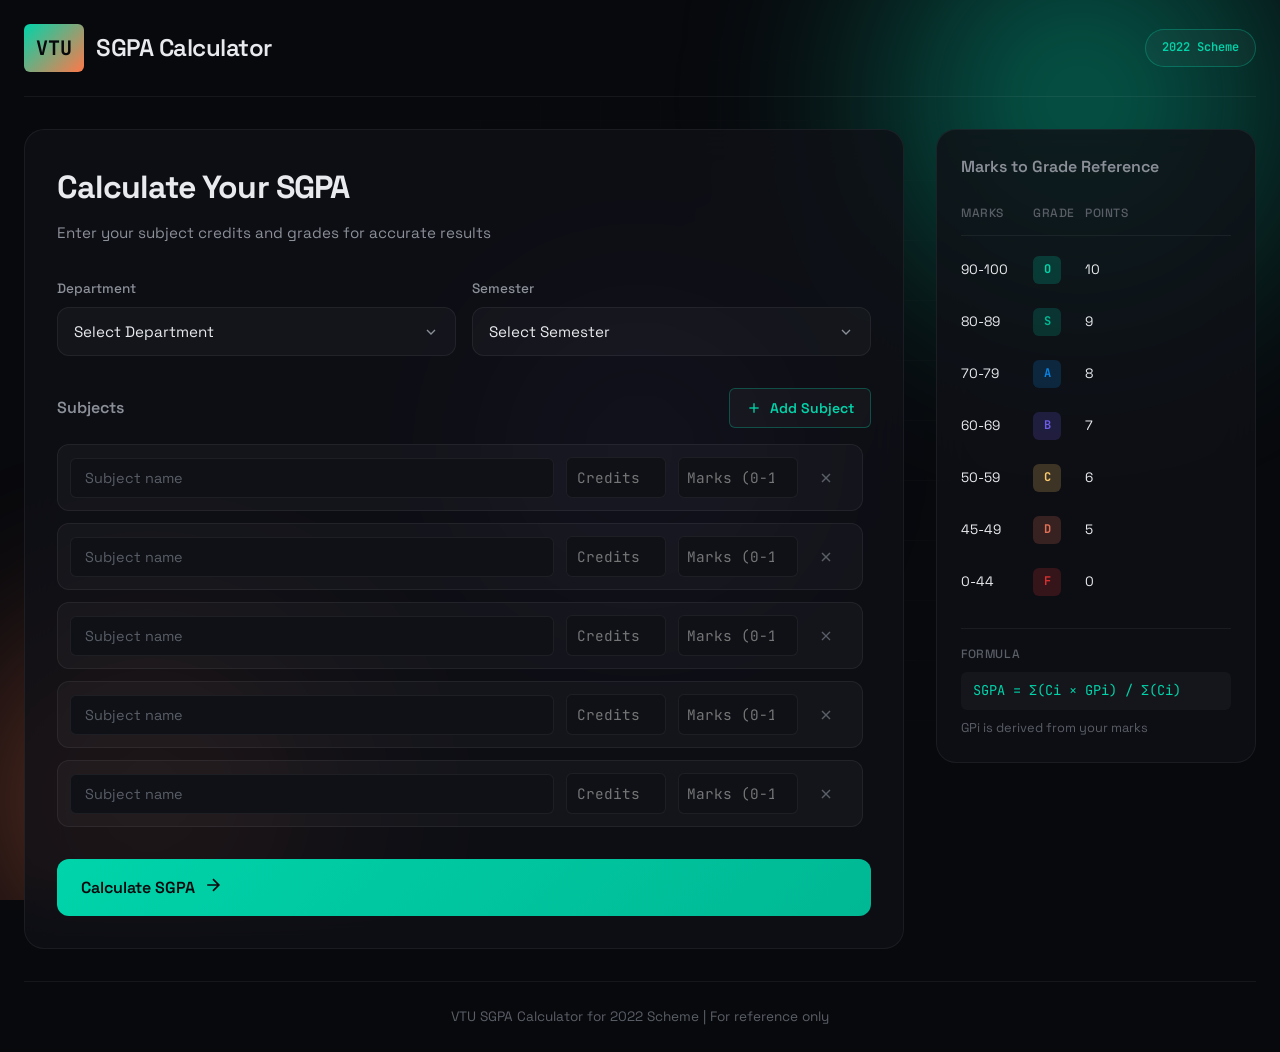
<file: frontend/index.html>
<!DOCTYPE html>
<html lang="en">
<head>
    <meta charset="UTF-8">
    <meta name="viewport" content="width=device-width, initial-scale=1.0">
    <title>VTU SGPA Calculator | 2022 Scheme</title>
    <link rel="preconnect" href="https://fonts.googleapis.com">
    <link rel="preconnect" href="https://fonts.gstatic.com" crossorigin>
    <link href="https://fonts.googleapis.com/css2?family=Space+Grotesk:wght@300;400;500;600;700&family=JetBrains+Mono:wght@400;500;600&display=swap" rel="stylesheet">
    <link rel="stylesheet" href="style.css">
</head>
<body>
    <!-- Animated Background -->
    <div class="bg-container">
        <div class="gradient-orb orb-1"></div>
        <div class="gradient-orb orb-2"></div>
        <div class="gradient-orb orb-3"></div>
        <div class="grid-overlay"></div>
    </div>

    <div class="app-container">
        <!-- Header -->
        <header class="header">
            <div class="logo">
                <span class="logo-icon">VTU</span>
                <span class="logo-text">SGPA Calculator</span>
            </div>
            <div class="scheme-badge">2022 Scheme</div>
        </header>

        <!-- Main Content -->
        <main class="main-content">
            <!-- Calculator Card -->
            <div class="calculator-card">
                <div class="card-header">
                    <h1 class="title">Calculate Your SGPA</h1>
                    <p class="subtitle">Enter your subject credits and grades for accurate results</p>
                </div>

                <!-- Selection Controls -->
                <div class="controls-section">
                    <div class="control-group">
                        <label for="department">Department</label>
                        <select id="department" class="select-input">
                            <option value="">Select Department</option>
                            <option value="CSE">Computer Science & Engineering</option>
                            <option value="ISE">Information Science & Engineering</option>
                            <option value="ECE">Electronics & Communication</option>
                            <option value="EEE">Electrical & Electronics</option>
                            <option value="ME">Mechanical Engineering</option>
                            <option value="CV">Civil Engineering</option>
                            <option value="AIML">AI & Machine Learning</option>
                            <option value="DS">Data Science</option>
                        </select>
                    </div>
                    <div class="control-group">
                        <label for="semester">Semester</label>
                        <select id="semester" class="select-input">
                            <option value="">Select Semester</option>
                            <option value="1">1st Semester</option>
                            <option value="2">2nd Semester</option>
                            <option value="3">3rd Semester</option>
                            <option value="4">4th Semester</option>
                            <option value="5">5th Semester</option>
                            <option value="6">6th Semester</option>
                            <option value="7">7th Semester</option>
                            <option value="8">8th Semester</option>
                        </select>
                    </div>
                </div>

                <!-- Subjects Container -->
                <div class="subjects-section">
                    <div class="subjects-header">
                        <h2>Subjects</h2>
                        <button type="button" id="addSubjectBtn" class="btn btn-add">
                            <svg width="16" height="16" viewBox="0 0 24 24" fill="none" stroke="currentColor" stroke-width="2">
                                <line x1="12" y1="5" x2="12" y2="19"></line>
                                <line x1="5" y1="12" x2="19" y2="12"></line>
                            </svg>
                            Add Subject
                        </button>
                    </div>
                    
                    <div id="subjectsContainer" class="subjects-container">
                        <!-- Subjects will be dynamically added here -->
                    </div>
                </div>

                <!-- Calculate Button -->
                <button type="button" id="calculateBtn" class="btn btn-calculate">
                    <span class="btn-text">Calculate SGPA</span>
                    <span class="btn-icon">
                        <svg width="20" height="20" viewBox="0 0 24 24" fill="none" stroke="currentColor" stroke-width="2">
                            <path d="M5 12h14M12 5l7 7-7 7"/>
                        </svg>
                    </span>
                </button>

                <!-- Results Section -->
                <div id="resultsSection" class="results-section hidden">
                    <div class="result-card">
                        <div class="result-label">Your SGPA</div>
                        <div id="sgpaValue" class="result-value">0.00</div>
                        <div id="resultGrade" class="result-grade"></div>
                    </div>
                    <div class="result-details">
                        <div class="detail-item">
                            <span class="detail-label">Total Credits</span>
                            <span id="totalCredits" class="detail-value">0</span>
                        </div>
                        <div class="detail-item">
                            <span class="detail-label">Credit Points</span>
                            <span id="creditPoints" class="detail-value">0</span>
                        </div>
                        <div class="detail-item">
                            <span class="detail-label">Subjects</span>
                            <span id="subjectCount" class="detail-value">0</span>
                        </div>
                    </div>
                </div>
            </div>

                        <!-- Grade Reference Card -->
            <aside class="reference-card">
                <h3>Marks to Grade Reference</h3>
                <div class="grade-table">
                    <div class="grade-row grade-header">
                        <span>Marks</span>
                        <span>Grade</span>
                        <span>Points</span>
                    </div>
                    <div class="grade-row"><span>90-100</span><span class="grade-badge grade-o">O</span><span>10</span></div>
                    <div class="grade-row"><span>80-89</span><span class="grade-badge grade-s">S</span><span>9</span></div>
                    <div class="grade-row"><span>70-79</span><span class="grade-badge grade-a">A</span><span>8</span></div>
                    <div class="grade-row"><span>60-69</span><span class="grade-badge grade-b">B</span><span>7</span></div>
                    <div class="grade-row"><span>50-59</span><span class="grade-badge grade-c">C</span><span>6</span></div>
                    <div class="grade-row"><span>45-49</span><span class="grade-badge grade-d">D</span><span>5</span></div>
                    <div class="grade-row"><span>0-44</span><span class="grade-badge grade-f">F</span><span>0</span></div>
                </div>
                <div class="formula-section">
                    <h4>Formula</h4>
                    <code>SGPA = Σ(Ci × GPi) / Σ(Ci)</code>
                    <p style="font-size: 0.8rem; color: var(--text-muted); margin-top: 0.5rem;">
                        GPi is derived from your marks
                    </p>
                </div>
            </aside>
        </main>

        <!-- Footer -->
        <footer class="footer">
            <p>VTU SGPA Calculator for 2022 Scheme | For reference only</p>
        </footer>
    </div>

    <script src="script.js"></script>
</body>
</html>
</file>
<file: frontend/style.css>
/* CSS Variables */
:root {
    --bg-primary: #08090d;
    --bg-secondary: #0f1117;
    --bg-card: rgba(15, 17, 23, 0.8);
    --bg-input: rgba(255, 255, 255, 0.03);
    --border-color: rgba(255, 255, 255, 0.06);
    --border-accent: rgba(0, 212, 170, 0.3);
    --text-primary: #e8eaed;
    --text-secondary: #8b8f98;
    --text-muted: #5a5e66;
    --accent-primary: #00d4aa;
    --accent-secondary: #ff7849;
    --accent-glow: rgba(0, 212, 170, 0.4);
    --danger: #ff4757;
    --success: #00d4aa;
    
    /* Grade Colors */
    --grade-o: #00d4aa;
    --grade-s: #00b894;
    --grade-a: #0984e3;
    --grade-b: #6c5ce7;
    --grade-c: #fdcb6e;
    --grade-d: #e17055;
    --grade-f: #d63031;
    
    --font-display: 'Space Grotesk', sans-serif;
    --font-mono: 'JetBrains Mono', monospace;
    --radius-sm: 6px;
    --radius-md: 12px;
    --radius-lg: 20px;
    --transition-fast: 0.15s ease;
    --transition-normal: 0.3s ease;
    --transition-slow: 0.5s ease;
}

/* Reset */
*, *::before, *::after {
    margin: 0;
    padding: 0;
    box-sizing: border-box;
}

html {
    scroll-behavior: smooth;
}

body {
    font-family: var(--font-display);
    background: var(--bg-primary);
    color: var(--text-primary);
    min-height: 100vh;
    overflow-x: hidden;
    line-height: 1.6;
}

/* Background */
.bg-container {
    position: fixed;
    inset: 0;
    z-index: 0;
    overflow: hidden;
    pointer-events: none;
}

.gradient-orb {
    position: absolute;
    border-radius: 50%;
    filter: blur(80px);
    opacity: 0.5;
    animation: float 20s ease-in-out infinite;
}

.orb-1 {
    width: 600px;
    height: 600px;
    background: radial-gradient(circle, var(--accent-primary), transparent 70%);
    top: -200px;
    right: -100px;
    animation-delay: 0s;
}

.orb-2 {
    width: 500px;
    height: 500px;
    background: radial-gradient(circle, var(--accent-secondary), transparent 70%);
    bottom: -150px;
    left: -100px;
    animation-delay: -7s;
}

.orb-3 {
    width: 400px;
    height: 400px;
    background: radial-gradient(circle, #6c5ce7, transparent 70%);
    top: 50%;
    left: 50%;
    transform: translate(-50%, -50%);
    animation-delay: -14s;
    opacity: 0.3;
}

@keyframes float {
    0%, 100% { transform: translate(0, 0) scale(1); }
    25% { transform: translate(30px, -30px) scale(1.05); }
    50% { transform: translate(-20px, 20px) scale(0.95); }
    75% { transform: translate(20px, 30px) scale(1.02); }
}

.grid-overlay {
    position: absolute;
    inset: 0;
    background-image: 
        linear-gradient(rgba(255,255,255,0.02) 1px, transparent 1px),
        linear-gradient(90deg, rgba(255,255,255,0.02) 1px, transparent 1px);
    background-size: 60px 60px;
    mask-image: radial-gradient(ellipse at center, black 20%, transparent 70%);
}

/* App Container */
.app-container {
    position: relative;
    z-index: 1;
    min-height: 100vh;
    display: flex;
    flex-direction: column;
    padding: 1.5rem;
    max-width: 1400px;
    margin: 0 auto;
}

/* Header */
.header {
    display: flex;
    justify-content: space-between;
    align-items: center;
    margin-bottom: 2rem;
    padding-bottom: 1.5rem;
    border-bottom: 1px solid var(--border-color);
}

.logo {
    display: flex;
    align-items: center;
    gap: 0.75rem;
}

.logo-icon {
    font-family: var(--font-mono);
    font-weight: 700;
    font-size: 1.25rem;
    padding: 0.5rem 0.75rem;
    background: linear-gradient(135deg, var(--accent-primary), var(--accent-secondary));
    border-radius: var(--radius-sm);
    color: var(--bg-primary);
}

.logo-text {
    font-size: 1.5rem;
    font-weight: 600;
    letter-spacing: -0.02em;
}

.scheme-badge {
    font-family: var(--font-mono);
    font-size: 0.75rem;
    font-weight: 600;
    padding: 0.5rem 1rem;
    background: var(--bg-input);
    border: 1px solid var(--border-accent);
    border-radius: 100px;
    color: var(--accent-primary);
}

/* Main Content */
.main-content {
    display: grid;
    grid-template-columns: 1fr 320px;
    gap: 2rem;
    flex: 1;
}

@media (max-width: 1024px) {
    .main-content {
        grid-template-columns: 1fr;
    }
}

/* Calculator Card */
.calculator-card {
    background: var(--bg-card);
    border: 1px solid var(--border-color);
    border-radius: var(--radius-lg);
    padding: 2rem;
    backdrop-filter: blur(20px);
    animation: slideUp 0.6s ease;
}

@keyframes slideUp {
    from {
        opacity: 0;
        transform: translateY(30px);
    }
    to {
        opacity: 1;
        transform: translateY(0);
    }
}

.card-header {
    margin-bottom: 2rem;
}

.title {
    font-size: 2rem;
    font-weight: 700;
    letter-spacing: -0.03em;
    margin-bottom: 0.5rem;
}

.subtitle {
    color: var(--text-secondary);
    font-size: 0.95rem;
}

/* Controls */
.controls-section {
    display: grid;
    grid-template-columns: 1fr 1fr;
    gap: 1rem;
    margin-bottom: 2rem;
}

@media (max-width: 600px) {
    .controls-section {
        grid-template-columns: 1fr;
    }
}

.control-group {
    display: flex;
    flex-direction: column;
    gap: 0.5rem;
}

.control-group label {
    font-size: 0.85rem;
    font-weight: 500;
    color: var(--text-secondary);
}

.select-input {
    width: 100%;
    padding: 0.875rem 1rem;
    font-family: var(--font-display);
    font-size: 0.95rem;
    background: var(--bg-input);
    border: 1px solid var(--border-color);
    border-radius: var(--radius-md);
    color: var(--text-primary);
    cursor: pointer;
    transition: all var(--transition-fast);
    appearance: none;
    background-image: url("data:image/svg+xml,%3Csvg xmlns='http://www.w3.org/2000/svg' width='16' height='16' viewBox='0 0 24 24' fill='none' stroke='%238b8f98' stroke-width='2'%3E%3Cpolyline points='6 9 12 15 18 9'%3E%3C/polyline%3E%3C/svg%3E");
    background-repeat: no-repeat;
    background-position: right 1rem center;
}

.select-input:hover {
    border-color: var(--border-accent);
}

.select-input:focus {
    outline: none;
    border-color: var(--accent-primary);
    box-shadow: 0 0 0 3px var(--accent-glow);
}

/* Subjects Section */
.subjects-section {
    margin-bottom: 2rem;
}

.subjects-header {
    display: flex;
    justify-content: space-between;
    align-items: center;
    margin-bottom: 1rem;
}

.subjects-header h2 {
    font-size: 1rem;
    font-weight: 600;
    color: var(--text-secondary);
}

.btn {
    display: inline-flex;
    align-items: center;
    gap: 0.5rem;
    font-family: var(--font-display);
    font-size: 0.875rem;
    font-weight: 600;
    padding: 0.625rem 1rem;
    border: none;
    border-radius: var(--radius-sm);
    cursor: pointer;
    transition: all var(--transition-fast);
}

.btn-add {
    background: var(--bg-input);
    color: var(--accent-primary);
    border: 1px solid var(--border-accent);
}

.btn-add:hover {
    background: rgba(0, 212, 170, 0.1);
    transform: translateY(-1px);
}

.btn-add:active {
    transform: translateY(0);
}

.subjects-container {
    display: flex;
    flex-direction: column;
    gap: 0.75rem;
    max-height: 400px;
    overflow-y: auto;
    padding-right: 0.5rem;
}

.subjects-container::-webkit-scrollbar {
    width: 6px;
}

.subjects-container::-webkit-scrollbar-track {
    background: var(--bg-input);
    border-radius: 3px;
}

.subjects-container::-webkit-scrollbar-thumb {
    background: var(--border-color);
    border-radius: 3px;
}

.subjects-container::-webkit-scrollbar-thumb:hover {
    background: var(--text-muted);
}

/* Subject Row */
.subject-row {
    display: grid;
    grid-template-columns: 1fr 100px 120px 40px;
    gap: 0.75rem;
    align-items: center;
    padding: 0.75rem;
    background: var(--bg-input);
    border: 1px solid var(--border-color);
    border-radius: var(--radius-md);
    animation: fadeIn 0.3s ease;
}

@keyframes fadeIn {
    from {
        opacity: 0;
        transform: translateX(-10px);
    }
    to {
        opacity: 1;
        transform: translateX(0);
    }
}

@media (max-width: 600px) {
    .subject-row {
        grid-template-columns: 1fr;
        gap: 0.5rem;
    }
}

.subject-input {
    width: 100%;
    padding: 0.625rem 0.875rem;
    font-family: var(--font-display);
    font-size: 0.9rem;
    background: var(--bg-secondary);
    border: 1px solid var(--border-color);
    border-radius: var(--radius-sm);
    color: var(--text-primary);
    transition: all var(--transition-fast);
}

.subject-input:hover {
    border-color: var(--text-muted);
}

.subject-input:focus {
    outline: none;
    border-color: var(--accent-primary);
    box-shadow: 0 0 0 2px var(--accent-glow);
}

.subject-input::placeholder {
    color: var(--text-muted);
}

.credit-input, .grade-select {
    width: 100%;
    padding: 0.625rem 0.5rem;
    font-family: var(--font-mono);
    font-size: 0.9rem;
    background: var(--bg-secondary);
    border: 1px solid var(--border-color);
    border-radius: var(--radius-sm);
    color: var(--text-primary);
    text-align: center;
    transition: all var(--transition-fast);
}

.grade-select {
    cursor: pointer;
    appearance: none;
    background-image: url("data:image/svg+xml,%3Csvg xmlns='http://www.w3.org/2000/svg' width='12' height='12' viewBox='0 0 24 24' fill='none' stroke='%238b8f98' stroke-width='2'%3E%3Cpolyline points='6 9 12 15 18 9'%3E%3C/polyline%3E%3C/svg%3E");
    background-repeat: no-repeat;
    background-position: right 0.5rem center;
    padding-right: 1.5rem;
}

.credit-input:hover, .grade-select:hover {
    border-color: var(--text-muted);
}

.credit-input:focus, .grade-select:focus {
    outline: none;
    border-color: var(--accent-primary);
}

.btn-remove {
    width: 32px;
    height: 32px;
    padding: 0;
    background: transparent;
    border: 1px solid transparent;
    border-radius: var(--radius-sm);
    color: var(--text-muted);
    cursor: pointer;
    transition: all var(--transition-fast);
    display: flex;
    align-items: center;
    justify-content: center;
}

.btn-remove:hover {
    background: rgba(255, 71, 87, 0.1);
    border-color: var(--danger);
    color: var(--danger);
}

/* Calculate Button */
.btn-calculate {
    width: 100%;
    padding: 1rem 1.5rem;
    font-size: 1rem;
    font-weight: 600;
    background: linear-gradient(135deg, var(--accent-primary), #00b894);
    color: var(--bg-primary);
    border: none;
    border-radius: var(--radius-md);
    cursor: pointer;
    transition: all var(--transition-normal);
    position: relative;
    overflow: hidden;
}

.btn-calculate::before {
    content: '';
    position: absolute;
    inset: 0;
    background: linear-gradient(135deg, transparent, rgba(255,255,255,0.2), transparent);
    transform: translateX(-100%);
    transition: transform 0.6s ease;
}

.btn-calculate:hover::before {
    transform: translateX(100%);
}

.btn-calculate:hover {
    transform: translateY(-2px);
    box-shadow: 0 10px 30px var(--accent-glow);
}

.btn-calculate:active {
    transform: translateY(0);
}

.btn-text {
    display: flex;
    align-items: center;
    gap: 0.5rem;
}

.btn-icon {
    transition: transform var(--transition-fast);
}

.btn-calculate:hover .btn-icon {
    transform: translateX(4px);
}

/* Results Section */
.results-section {
    margin-top: 2rem;
    padding-top: 2rem;
    border-top: 1px solid var(--border-color);
    animation: slideUp 0.4s ease;
}

.results-section.hidden {
    display: none;
}

.result-card {
    text-align: center;
    padding: 2rem;
    background: linear-gradient(135deg, rgba(0, 212, 170, 0.1), rgba(0, 212, 170, 0.02));
    border: 1px solid var(--border-accent);
    border-radius: var(--radius-lg);
    margin-bottom: 1.5rem;
}

.result-label {
    font-size: 0.85rem;
    font-weight: 500;
    color: var(--text-secondary);
    text-transform: uppercase;
    letter-spacing: 0.1em;
    margin-bottom: 0.5rem;
}

.result-value {
    font-family: var(--font-mono);
    font-size: 4rem;
    font-weight: 700;
    color: var(--accent-primary);
    line-height: 1;
    animation: countUp 0.5s ease;
}

@keyframes countUp {
    from {
        opacity: 0;
        transform: translateY(20px);
    }
    to {
        opacity: 1;
        transform: translateY(0);
    }
}

.result-grade {
    margin-top: 0.75rem;
    font-size: 1.25rem;
    font-weight: 600;
    color: var(--text-primary);
}

.result-details {
    display: grid;
    grid-template-columns: repeat(3, 1fr);
    gap: 1rem;
}

@media (max-width: 600px) {
    .result-details {
        grid-template-columns: 1fr;
    }
}

.detail-item {
    display: flex;
    flex-direction: column;
    align-items: center;
    padding: 1rem;
    background: var(--bg-input);
    border-radius: var(--radius-md);
    border: 1px solid var(--border-color);
}

.detail-label {
    font-size: 0.75rem;
    color: var(--text-muted);
    text-transform: uppercase;
    letter-spacing: 0.05em;
}

.detail-value {
    font-family: var(--font-mono);
    font-size: 1.5rem;
    font-weight: 600;
    color: var(--text-primary);
}

/* Reference Card */
.reference-card {
    background: var(--bg-card);
    border: 1px solid var(--border-color);
    border-radius: var(--radius-lg);
    padding: 1.5rem;
    backdrop-filter: blur(20px);
    height: fit-content;
    animation: slideUp 0.6s ease;
    animation-delay: 0.1s;
    animation-fill-mode: both;
}

.reference-card h3 {
    font-size: 1rem;
    font-weight: 600;
    margin-bottom: 1rem;
    color: var(--text-secondary);
}

.grade-table {
    display: flex;
    flex-direction: column;
    gap: 0.5rem;
    margin-bottom: 1.5rem;
}

.grade-row {
    display: grid;
    grid-template-columns: 60px 40px 1fr;
    gap: 0.75rem;
    align-items: center;
    padding: 0.5rem 0;
    font-size: 0.85rem;
}

.grade-header {
    color: var(--text-muted);
    font-weight: 500;
    font-size: 0.75rem;
    text-transform: uppercase;
    letter-spacing: 0.05em;
    border-bottom: 1px solid var(--border-color);
    padding-bottom: 0.75rem;
    margin-bottom: 0.25rem;
}

.grade-badge {
    display: inline-flex;
    align-items: center;
    justify-content: center;
    width: 28px;
    height: 28px;
    font-family: var(--font-mono);
    font-size: 0.75rem;
    font-weight: 700;
    border-radius: var(--radius-sm);
}

.grade-o { background: rgba(0, 212, 170, 0.2); color: var(--grade-o); }
.grade-s { background: rgba(0, 184, 148, 0.2); color: var(--grade-s); }
.grade-a { background: rgba(9, 132, 227, 0.2); color: var(--grade-a); }
.grade-b { background: rgba(108, 92, 231, 0.2); color: var(--grade-b); }
.grade-c { background: rgba(253, 203, 110, 0.2); color: var(--grade-c); }
.grade-d { background: rgba(225, 112, 85, 0.2); color: var(--grade-d); }
.grade-f { background: rgba(214, 48, 49, 0.2); color: var(--grade-f); }

.formula-section {
    padding-top: 1rem;
    border-top: 1px solid var(--border-color);
}

.formula-section h4 {
    font-size: 0.75rem;
    font-weight: 500;
    color: var(--text-muted);
    text-transform: uppercase;
    letter-spacing: 0.05em;
    margin-bottom: 0.5rem;
}

.formula-section code {
    font-family: var(--font-mono);
    font-size: 0.85rem;
    color: var(--accent-primary);
    background: var(--bg-input);
    padding: 0.5rem 0.75rem;
    border-radius: var(--radius-sm);
    display: block;
}

/* Footer */
.footer {
    margin-top: 2rem;
    padding-top: 1.5rem;
    border-top: 1px solid var(--border-color);
    text-align: center;
}

.footer p {
    font-size: 0.85rem;
    color: var(--text-muted);
}

/* Reduced Motion */
@media (prefers-reduced-motion: reduce) {
    *, *::before, *::after {
        animation-duration: 0.01ms !important;
        animation-iteration-count: 1 !important;
        transition-duration: 0.01ms !important;
    }
}

/* Focus Visible */
:focus-visible {
    outline: 2px solid var(--accent-primary);
    outline-offset: 2px;
}

/* Empty State */
.empty-state {
    text-align: center;
    padding: 2rem;
    color: var(--text-muted);
    font-size: 0.9rem;
}

/* Loading State */
.loading {
    opacity: 0.6;
    pointer-events: none;
}

/* Toast Notification */
.toast {
    position: fixed;
    bottom: 2rem;
    left: 50%;
    transform: translateX(-50%) translateY(100px);
    background: var(--bg-secondary);
    border: 1px solid var(--border-color);
    padding: 1rem 1.5rem;
    border-radius: var(--radius-md);
    font-size: 0.9rem;
    box-shadow: 0 10px 40px rgba(0, 0, 0, 0.3);
    z-index: 1000;
    opacity: 0;
    transition: all var(--transition-normal);
}

.toast.show {
    opacity: 1;
    transform: translateX(-50%) translateY(0);
}

.toast.error {
    border-color: var(--danger);
    color: var(--danger);
}

.toast.success {
    border-color: var(--success);
    color: var(--success);
}
</file>
